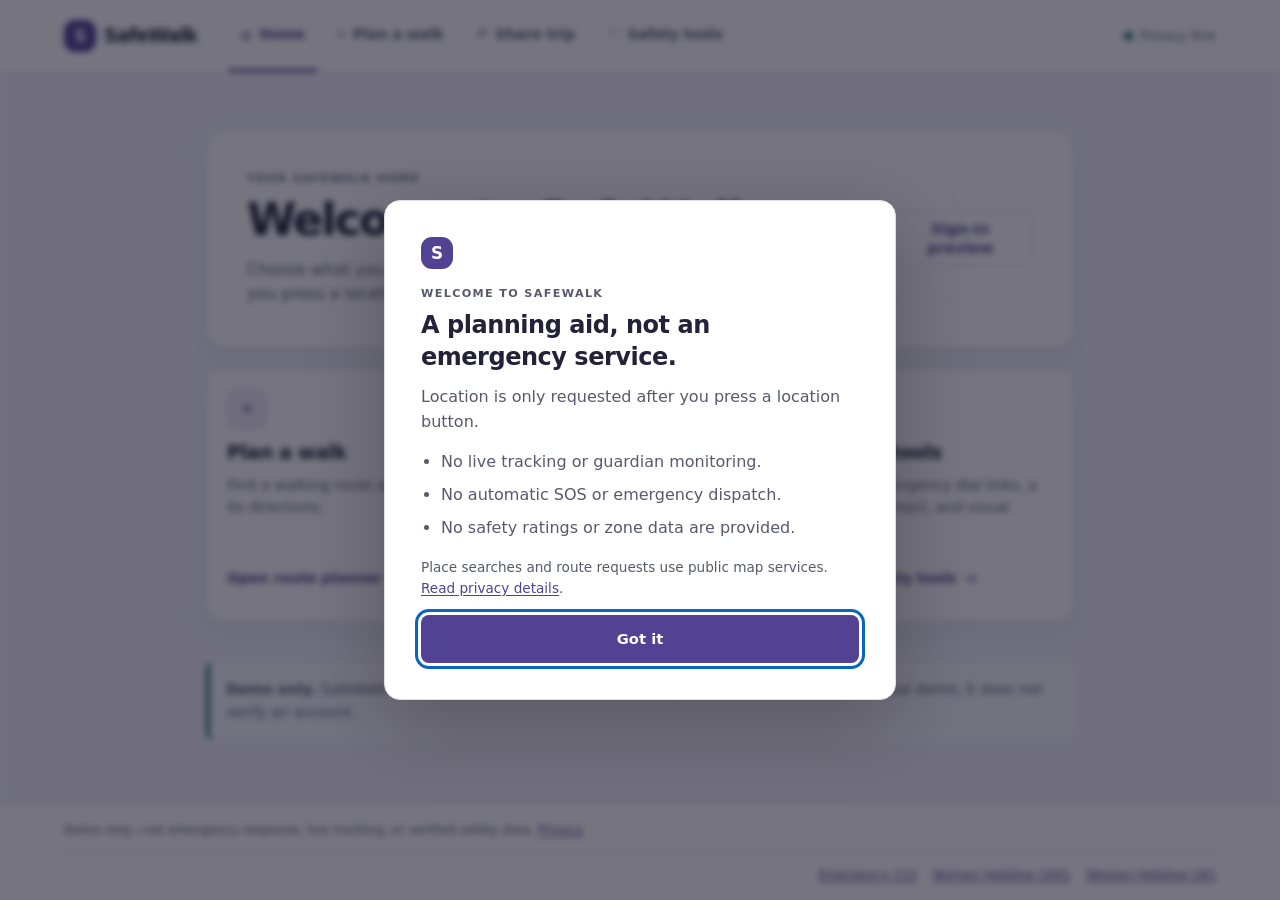
<file: home.html>
<!doctype html>
<html lang="en">
  <head>
    <meta charset="utf-8">
    <meta name="viewport" content="width=device-width, initial-scale=1, viewport-fit=cover">
    <meta name="theme-color" content="#f5f4fb">
    <meta name="description" content="Your SafeWalk home with quick access to route planning, trip sharing, and safety tools.">
    <meta property="og:title" content="Your home | SafeWalk">
    <meta property="og:description" content="Quick access to SafeWalk planning and sharing tools.">
    <meta property="og:type" content="website">
    <link rel="manifest" href="manifest.json">
    <link rel="icon" href="assets/icon.svg" type="image/svg+xml">
    <link rel="stylesheet" href="css/style.css">
    <title>Your home | SafeWalk</title>
    <script defer src="js/utils.js"></script>
    <script defer src="js/app.js"></script>
    <script defer src="js/home.js"></script>
  </head>
  <body>
    <a class="skip-link" href="#main-content">Skip to main content</a>
    <header class="site-header">
      <a class="brand" href="home.html" aria-label="SafeWalk home"><span class="brand-mark" aria-hidden="true">S</span>SafeWalk</a>
      <nav class="primary-nav" aria-label="Main navigation">
        <a class="nav-link" aria-current="page" href="home.html"><span aria-hidden="true">⌂</span> Home</a>
        <a class="nav-link" href="index.html"><span aria-hidden="true">⌖</span> Plan a walk</a>
        <a class="nav-link" href="track.html"><span aria-hidden="true">↗</span> Share trip</a>
        <a class="nav-link" href="safety.html"><span aria-hidden="true">♡</span> Safety tools</a>
      </nav>
      <a class="header-privacy" href="privacy.html"><span class="privacy-dot" aria-hidden="true"></span>Privacy first</a>
    </header>

    <div id="offline-banner" class="offline-banner" role="status" hidden>You’re offline. Your saved trip and local tools remain available; maps and sharing may need a connection.</div>
    <main id="main-content" class="feature-shell home-shell">
      <section class="home-welcome card" aria-labelledby="page-title">
        <div>
          <div class="eyebrow">YOUR SAFEWALK HOME</div>
          <h1 id="page-title">Welcome to SafeWalk.</h1>
          <p class="intro">Choose what you need for your next walk. Location is only requested when you press a location button.</p>
        </div>
        <a class="button button-secondary compact-button" href="login.html">Sign-in preview</a>
      </section>

      <section class="home-actions" aria-label="SafeWalk tools">
        <a class="home-action card" href="index.html">
          <span class="section-icon" aria-hidden="true">⌖</span>
          <h2>Plan a walk</h2>
          <p>Find a walking route and review its directions.</p>
          <span class="home-action-link">Open route planner <span aria-hidden="true">→</span></span>
        </a>
        <a class="home-action card" href="track.html">
          <span class="section-icon" aria-hidden="true">↗</span>
          <h2>Share a trip</h2>
          <p>Choose whether to share saved trip details or your location once.</p>
          <span class="home-action-link">Open trip sharing <span aria-hidden="true">→</span></span>
        </a>
        <a class="home-action card" href="safety.html">
          <span class="section-icon" aria-hidden="true">♡</span>
          <h2>Safety tools</h2>
          <p>Access emergency dial links, a trusted contact, and visual demos.</p>
          <span class="home-action-link">Open safety tools <span aria-hidden="true">→</span></span>
        </a>
      </section>

      <section id="home-saved-trip" class="home-saved-trip card" aria-labelledby="saved-trip-heading" hidden>
        <div>
          <div class="eyebrow">SAVED IN THIS BROWSER</div>
          <h2 id="saved-trip-heading">Your planned trip</h2>
          <p id="home-trip-route" class="muted-copy"></p>
        </div>
        <a class="button button-secondary compact-button" href="track.html">View trip</a>
      </section>

      <aside class="notice"><strong>Demo only.</strong> SafeWalk has no user accounts or emergency-response service. Sign-in is a visual demo; it does not verify an account.</aside>
    </main>

    <footer class="site-footer">
      <p>Demo only—not emergency response, live tracking, or verified safety data. <a href="privacy.html">Privacy</a></p>
      <p class="emergency-links"><a href="tel:112">Emergency 112</a><a href="tel:1091">Women Helpline 1091</a><a href="tel:181">Women Helpline 181</a></p>
    </footer>

    <nav class="mobile-nav" aria-label="Mobile navigation">
      <a aria-current="page" href="home.html"><span aria-hidden="true">⌂</span>Home</a>
      <a href="index.html"><span aria-hidden="true">⌖</span>Plan</a>
      <a href="track.html"><span aria-hidden="true">↗</span>Share</a>
      <a href="safety.html"><span aria-hidden="true">♡</span>Safety</a>
      <a href="privacy.html"><span aria-hidden="true">◉</span>Privacy</a>
    </nav>

    <div id="app-toast" class="toast" role="status" aria-live="polite" aria-atomic="true" hidden></div>
    <dialog id="onboarding-dialog" class="modal">
      <div class="modal-content">
        <span class="brand-mark" aria-hidden="true">S</span>
        <p class="eyebrow">WELCOME TO SAFEWALK</p>
        <h2>A planning aid, not an emergency service.</h2>
        <p>Location is only requested after you press a location button.</p>
        <ul class="onboarding-list"><li>No live tracking or guardian monitoring.</li><li>No automatic SOS or emergency dispatch.</li><li>No safety ratings or zone data are provided.</li></ul>
        <p class="modal-privacy">Place searches and route requests use public map services. <a id="privacy-from-onboarding" href="privacy.html">Read privacy details</a>.</p>
        <button id="dismiss-onboarding" class="button button-primary full-button" type="button">Got it</button>
      </div>
    </dialog>
  </body>
</html>
</file>
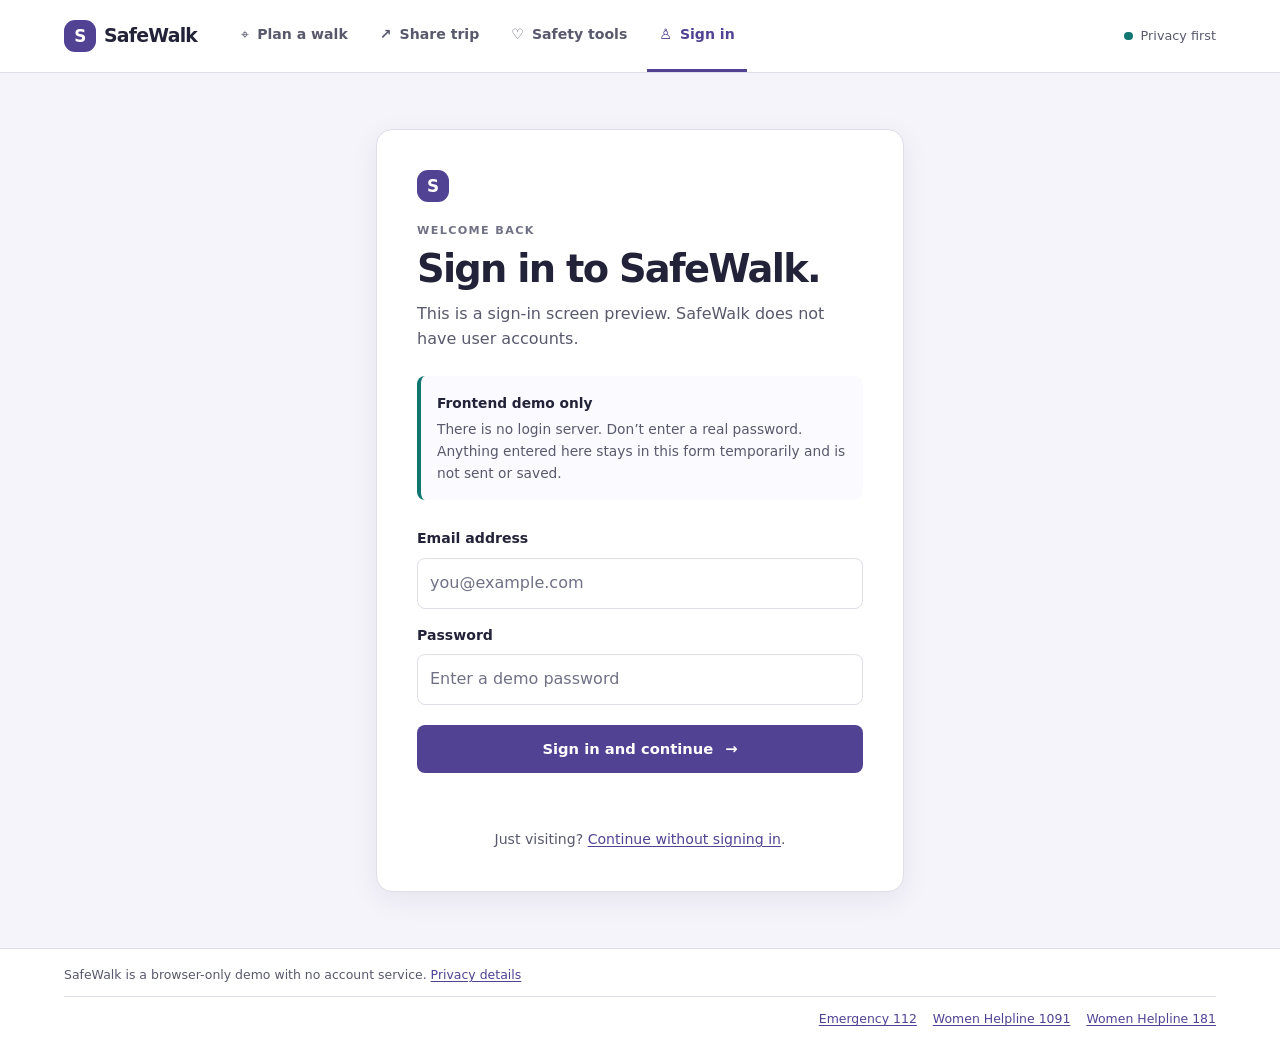
<file: login.html>
<!doctype html>
<html lang="en">
  <head>
    <meta charset="utf-8">
    <meta name="viewport" content="width=device-width, initial-scale=1, viewport-fit=cover">
    <meta name="theme-color" content="#f5f4fb">
    <meta name="description" content="Preview the SafeWalk sign-in page. Account sign-in is not available in this frontend demo.">
    <meta property="og:title" content="Sign in | SafeWalk">
    <meta property="og:description" content="SafeWalk sign-in page preview. No account system or backend is connected.">
    <meta property="og:type" content="website">
    <link rel="manifest" href="manifest.json">
    <link rel="icon" href="assets/icon.svg" type="image/svg+xml">
    <link rel="stylesheet" href="css/style.css">
    <title>Sign in | SafeWalk</title>
    <script defer src="js/login.js"></script>
  </head>
  <body>
    <a class="skip-link" href="#main-content">Skip to main content</a>
    <header class="site-header">
      <a class="brand" href="index.html" aria-label="SafeWalk home"><span class="brand-mark" aria-hidden="true">S</span>SafeWalk</a>
      <nav class="primary-nav" aria-label="Main navigation">
        <a class="nav-link" href="index.html"><span aria-hidden="true">⌖</span> Plan a walk</a>
        <a class="nav-link" href="track.html"><span aria-hidden="true">↗</span> Share trip</a>
        <a class="nav-link" href="safety.html"><span aria-hidden="true">♡</span> Safety tools</a>
        <a class="nav-link" aria-current="page" href="login.html"><span aria-hidden="true">♙</span> Sign in</a>
      </nav>
      <a class="header-privacy" href="privacy.html"><span class="privacy-dot" aria-hidden="true"></span>Privacy first</a>
    </header>

    <div id="offline-banner" class="offline-banner" role="status" hidden>You’re offline. This sign-in preview is available, but SafeWalk has no account service.</div>
    <main id="main-content" class="login-shell">
      <section class="login-card card" aria-labelledby="page-title">
        <span class="brand-mark login-mark" aria-hidden="true">S</span>
        <div class="eyebrow">WELCOME BACK</div>
        <h1 id="page-title">Sign in to SafeWalk.</h1>
        <p class="intro">This is a sign-in screen preview. SafeWalk does not have user accounts.</p>

        <aside class="login-demo-note" aria-label="Sign-in demo limitation">
          <strong>Frontend demo only</strong>
          <p>There is no login server. Don’t enter a real password. Anything entered here stays in this form temporarily and is not sent or saved.</p>
        </aside>

        <form id="login-form" class="login-form" autocomplete="off">
          <label for="login-email">Email address</label>
          <input id="login-email" name="email" type="email" autocomplete="off" inputmode="email" maxlength="254" placeholder="you@example.com" required>

          <label for="login-password">Password</label>
          <input id="login-password" name="password" type="password" autocomplete="off" maxlength="128" placeholder="Enter a demo password" required>

          <button class="button button-primary full-button" type="submit">Sign in and continue <span aria-hidden="true">→</span></button>
        </form>
        <p id="login-status" class="status" role="status" aria-live="polite" aria-atomic="true"></p>
        <p class="login-return">Just visiting? <a href="index.html">Continue without signing in</a>.</p>
      </section>
    </main>

    <footer class="site-footer">
      <p>SafeWalk is a browser-only demo with no account service. <a href="privacy.html">Privacy details</a></p>
      <p class="emergency-links"><a href="tel:112">Emergency 112</a><a href="tel:1091">Women Helpline 1091</a><a href="tel:181">Women Helpline 181</a></p>
    </footer>

    <nav class="mobile-nav" aria-label="Mobile navigation">
      <a href="index.html"><span aria-hidden="true">⌖</span>Plan</a>
      <a href="track.html"><span aria-hidden="true">↗</span>Share</a>
      <a href="safety.html"><span aria-hidden="true">♡</span>Safety</a>
      <a href="privacy.html"><span aria-hidden="true">◉</span>Privacy</a>
      <a aria-current="page" href="login.html"><span aria-hidden="true">♙</span>Sign in</a>
    </nav>

    <script defer src="js/utils.js"></script>
    <script defer src="js/app.js"></script>
  </body>
</html>
</file>
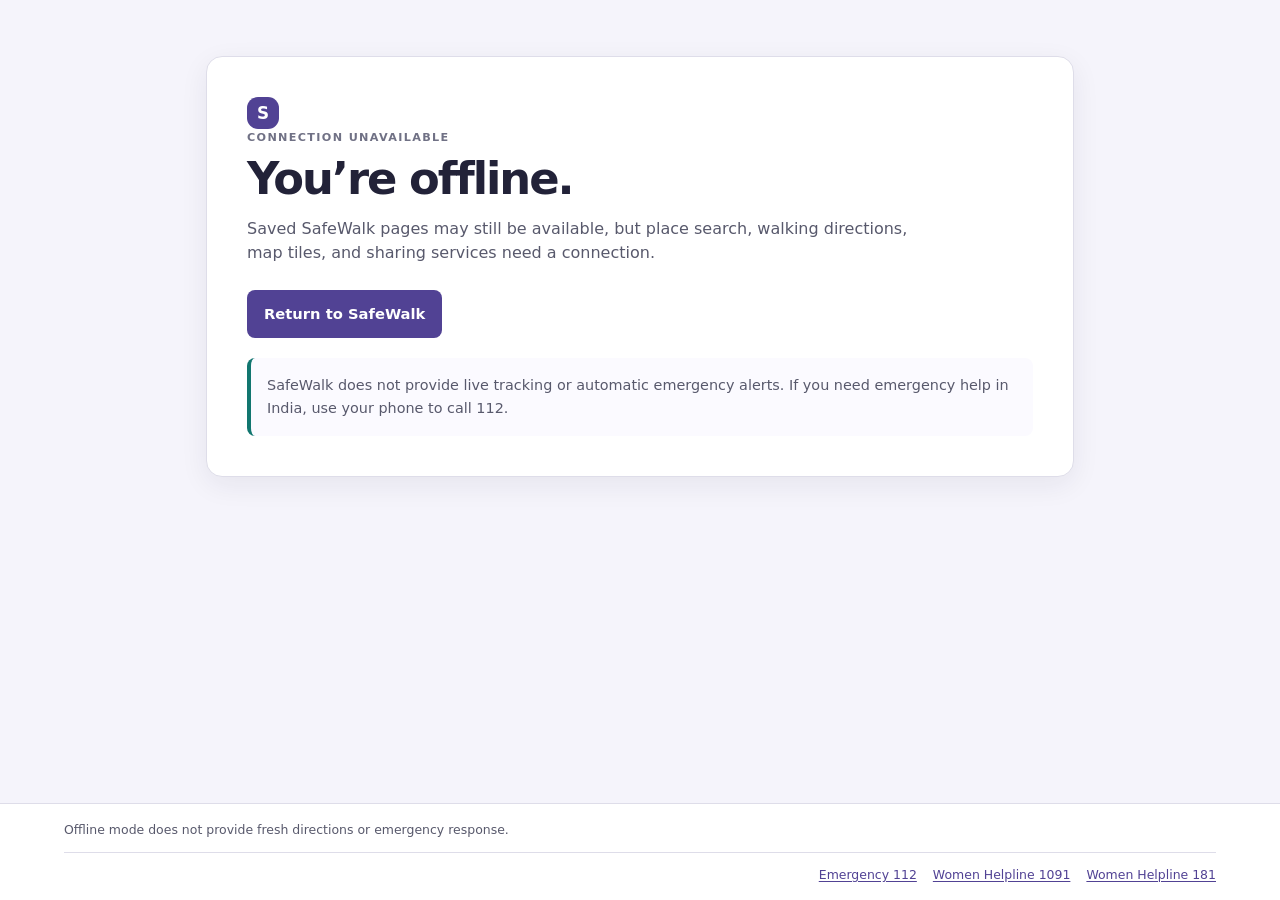
<file: offline.html>
<!doctype html>
<html lang="en">
  <head>
    <meta charset="utf-8">
    <meta name="viewport" content="width=device-width, initial-scale=1, viewport-fit=cover">
    <meta name="theme-color" content="#f5f4fb">
    <title>Offline | SafeWalk</title>
    <link rel="icon" href="assets/icon.svg" type="image/svg+xml">
    <link rel="stylesheet" href="css/style.css">
  </head>
  <body>
    <main class="feature-shell">
      <section class="feature-card card">
        <span class="brand-mark" aria-hidden="true">S</span>
        <p class="eyebrow">CONNECTION UNAVAILABLE</p>
        <h1>You’re offline.</h1>
        <p class="intro">Saved SafeWalk pages may still be available, but place search, walking directions, map tiles, and sharing services need a connection.</p>
        <a class="button button-primary" href="index.html">Return to SafeWalk</a>
        <p class="notice">SafeWalk does not provide live tracking or automatic emergency alerts. If you need emergency help in India, use your phone to call 112.</p>
      </section>
    </main>
    <footer class="site-footer">
      <p>Offline mode does not provide fresh directions or emergency response.</p>
      <p class="emergency-links"><a href="tel:112">Emergency 112</a><a href="tel:1091">Women Helpline 1091</a><a href="tel:181">Women Helpline 181</a></p>
    </footer>
  </body>
</html>
</file>
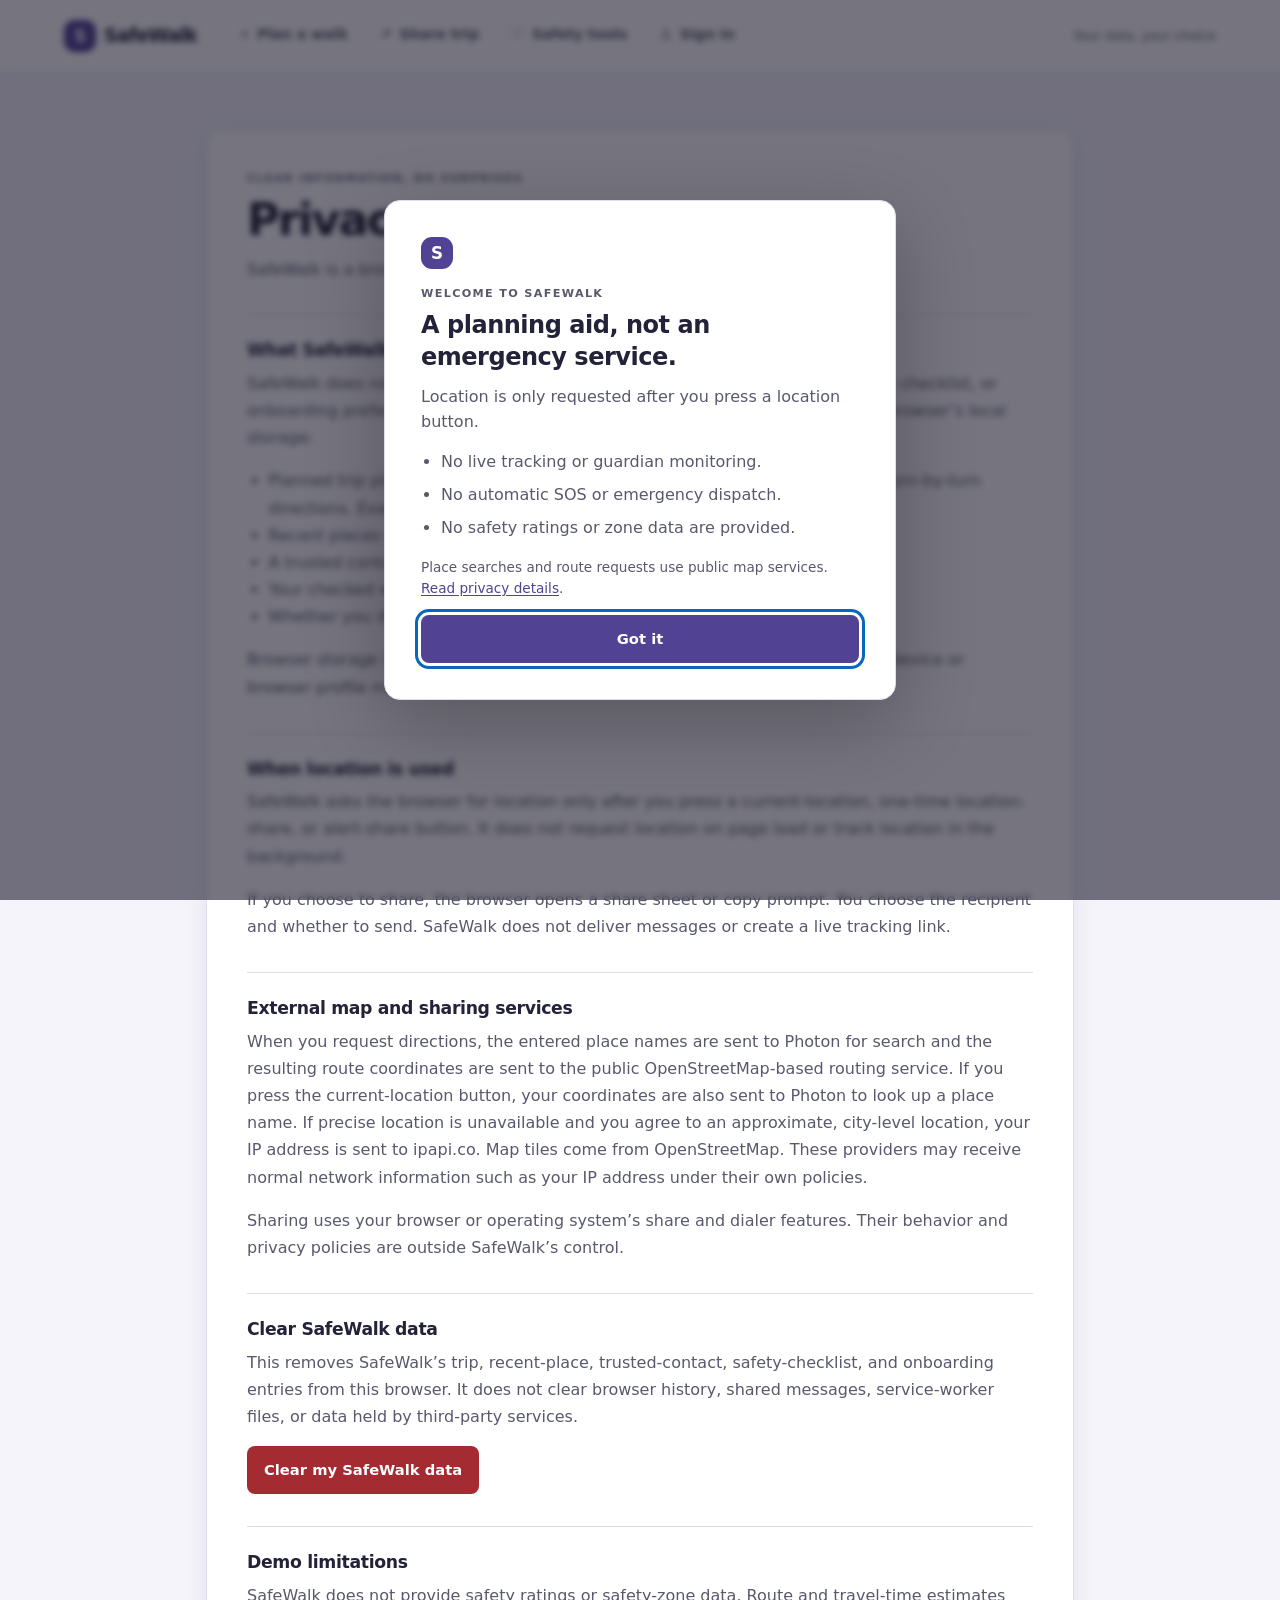
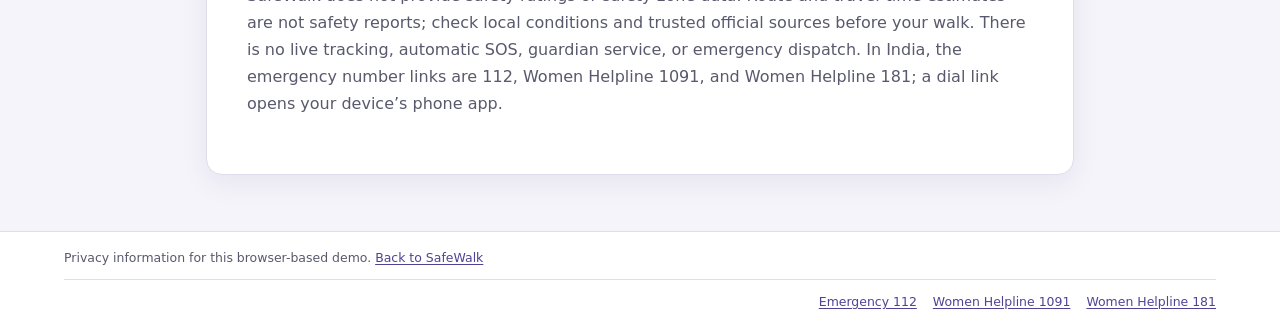
<file: privacy.html>
<!doctype html>
<html lang="en">
  <head>
    <meta charset="utf-8">
    <meta name="viewport" content="width=device-width, initial-scale=1, viewport-fit=cover">
    <meta name="theme-color" content="#f5f4fb">
    <meta name="description" content="SafeWalk privacy information: browser storage, user-triggered location, and third-party map services.">
    <meta property="og:title" content="Privacy | SafeWalk">
    <meta property="og:description" content="Learn what SafeWalk stores locally and when your location is used.">
    <meta property="og:type" content="website">
    <link rel="manifest" href="manifest.json">
    <link rel="icon" href="assets/icon.svg" type="image/svg+xml">
    <link rel="stylesheet" href="css/style.css">
    <title>Privacy | SafeWalk</title>
    <script defer src="js/utils.js"></script>
    <script defer src="js/app.js"></script>
    <script defer src="js/privacy.js"></script>
  </head>
  <body>
    <a class="skip-link" href="#main-content">Skip to main content</a>
    <header class="site-header">
      <a class="brand" href="index.html" aria-label="SafeWalk home"><span class="brand-mark" aria-hidden="true">S</span>SafeWalk</a>
      <nav class="primary-nav" aria-label="Main navigation">
        <a class="nav-link" href="index.html"><span aria-hidden="true">⌖</span> Plan a walk</a>
        <a class="nav-link" href="track.html"><span aria-hidden="true">↗</span> Share trip</a>
        <a class="nav-link" href="safety.html"><span aria-hidden="true">♡</span> Safety tools</a>
        <a class="nav-link" href="login.html"><span aria-hidden="true">♙</span> Sign in</a>
      </nav>
      <span class="header-privacy">Your data, your choice</span>
    </header>

    <main id="main-content" class="feature-shell">
      <article class="feature-card card privacy-page">
        <div class="eyebrow">CLEAR INFORMATION, NO SURPRISES</div>
        <h1 id="page-title">Privacy.</h1>
        <p class="intro">SafeWalk is a browser-only demo. It has no application server or user accounts.</p>

        <section class="privacy-section">
          <h2>What SafeWalk stores</h2>
          <p>SafeWalk does not send your saved trip, trusted contact, recent searches, safety checklist, or onboarding preference to a SafeWalk server. These items may be stored in this browser’s local storage:</p>
          <ul>
            <li>Planned trip place names, search text, distance, walking-time estimate, and turn-by-turn directions. Exact coordinates from a current-location route are not saved.</li>
            <li>Recent places you searched for.</li>
            <li>A trusted contact name and phone number, if you save one.</li>
            <li>Your checked walking safety checklist items, if you use the checklist.</li>
            <li>Whether you dismissed the first-visit explanation.</li>
          </ul>
          <p>Browser storage is not encrypted by SafeWalk. Other people with access to this device or browser profile may be able to view it.</p>
        </section>

        <section class="privacy-section">
          <h2>When location is used</h2>
          <p>SafeWalk asks the browser for location only after you press a current-location, one-time location-share, or alert-share button. It does not request location on page load or track location in the background.</p>
          <p>If you choose to share, the browser opens a share sheet or copy prompt. You choose the recipient and whether to send. SafeWalk does not deliver messages or create a live tracking link.</p>
        </section>

        <section class="privacy-section">
          <h2>External map and sharing services</h2>
          <p>When you request directions, the entered place names are sent to Photon for search and the resulting route coordinates are sent to the public OpenStreetMap-based routing service. If you press the current-location button, your coordinates are also sent to Photon to look up a place name. If precise location is unavailable and you agree to an approximate, city-level location, your IP address is sent to ipapi.co. Map tiles come from OpenStreetMap. These providers may receive normal network information such as your IP address under their own policies.</p>
          <p>Sharing uses your browser or operating system’s share and dialer features. Their behavior and privacy policies are outside SafeWalk’s control.</p>
        </section>

        <section class="privacy-section">
          <h2>Clear SafeWalk data</h2>
          <p>This removes SafeWalk’s trip, recent-place, trusted-contact, safety-checklist, and onboarding entries from this browser. It does not clear browser history, shared messages, service-worker files, or data held by third-party services.</p>
          <button id="clear-data" class="button button-danger" type="button">Clear my SafeWalk data</button>
        </section>

        <section class="privacy-section">
          <h2>Demo limitations</h2>
          <p>SafeWalk does not provide safety ratings or safety-zone data. Route and travel-time estimates are not safety reports; check local conditions and trusted official sources before your walk. There is no live tracking, automatic SOS, guardian service, or emergency dispatch. In India, the emergency number links are 112, Women Helpline 1091, and Women Helpline 181; a dial link opens your device’s phone app.</p>
        </section>
      </article>
    </main>

    <footer class="site-footer">
      <p>Privacy information for this browser-based demo. <a href="index.html">Back to SafeWalk</a></p>
      <p class="emergency-links"><a href="tel:112">Emergency 112</a><a href="tel:1091">Women Helpline 1091</a><a href="tel:181">Women Helpline 181</a></p>
    </footer>
    <nav class="mobile-nav" aria-label="Mobile navigation">
      <a href="index.html"><span aria-hidden="true">⌖</span>Plan</a>
      <a href="track.html"><span aria-hidden="true">↗</span>Share</a>
      <a href="safety.html"><span aria-hidden="true">♡</span>Safety</a>
      <a aria-current="page" href="privacy.html"><span aria-hidden="true">◉</span>Privacy</a>
      <a href="login.html"><span aria-hidden="true">♙</span>Sign in</a>
    </nav>
    <div id="app-toast" class="toast" role="status" aria-live="polite" aria-atomic="true" hidden></div>
    <dialog id="onboarding-dialog" class="modal">
      <div class="modal-content">
        <span class="brand-mark" aria-hidden="true">S</span><p class="eyebrow">WELCOME TO SAFEWALK</p>
        <h2>A planning aid, not an emergency service.</h2>
        <p>Location is only requested after you press a location button.</p>
        <ul class="onboarding-list"><li>No live tracking or guardian monitoring.</li><li>No automatic SOS or emergency dispatch.</li><li>No safety ratings or zone data are provided.</li></ul>
        <p class="modal-privacy">Place searches and route requests use public map services. <a id="privacy-from-onboarding" href="privacy.html">Read privacy details</a>.</p>
        <button id="dismiss-onboarding" class="button button-primary full-button" type="button">Got it</button>
      </div>
    </dialog>
  </body>
</html>
</file>
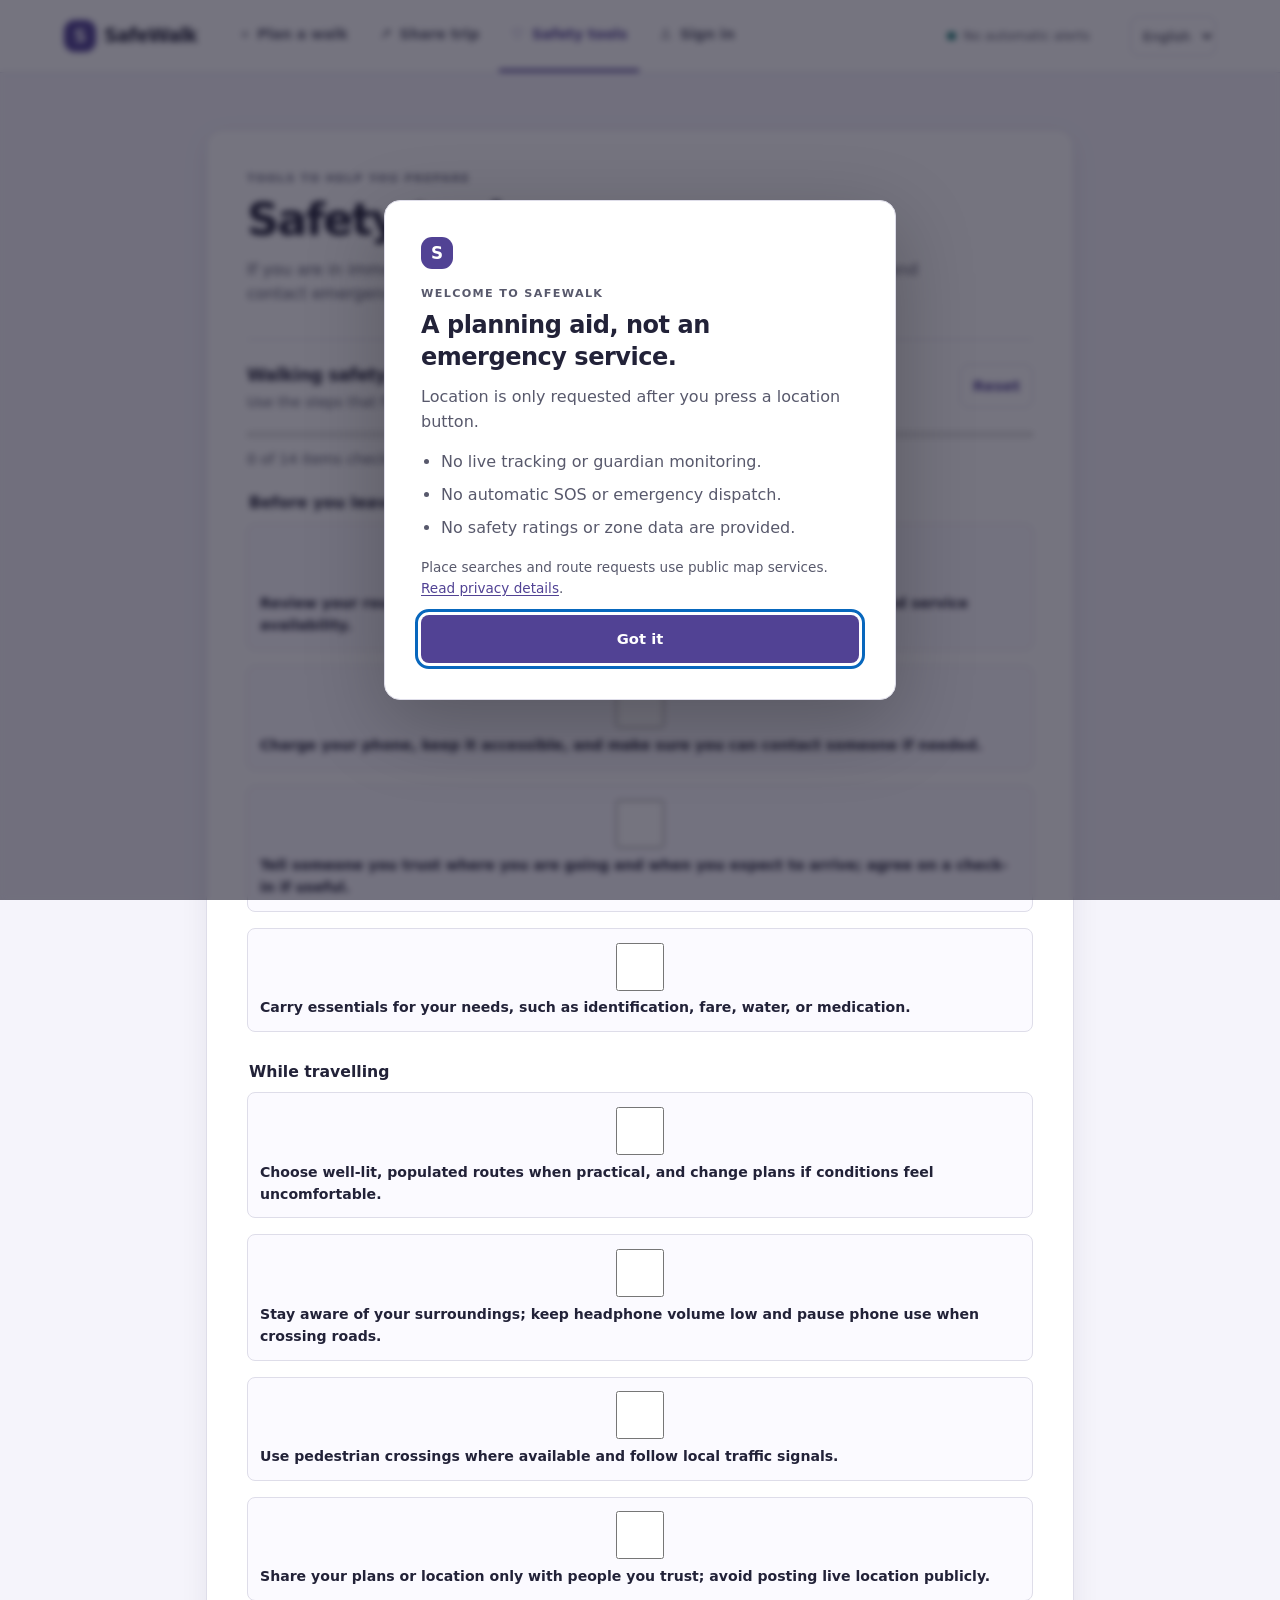
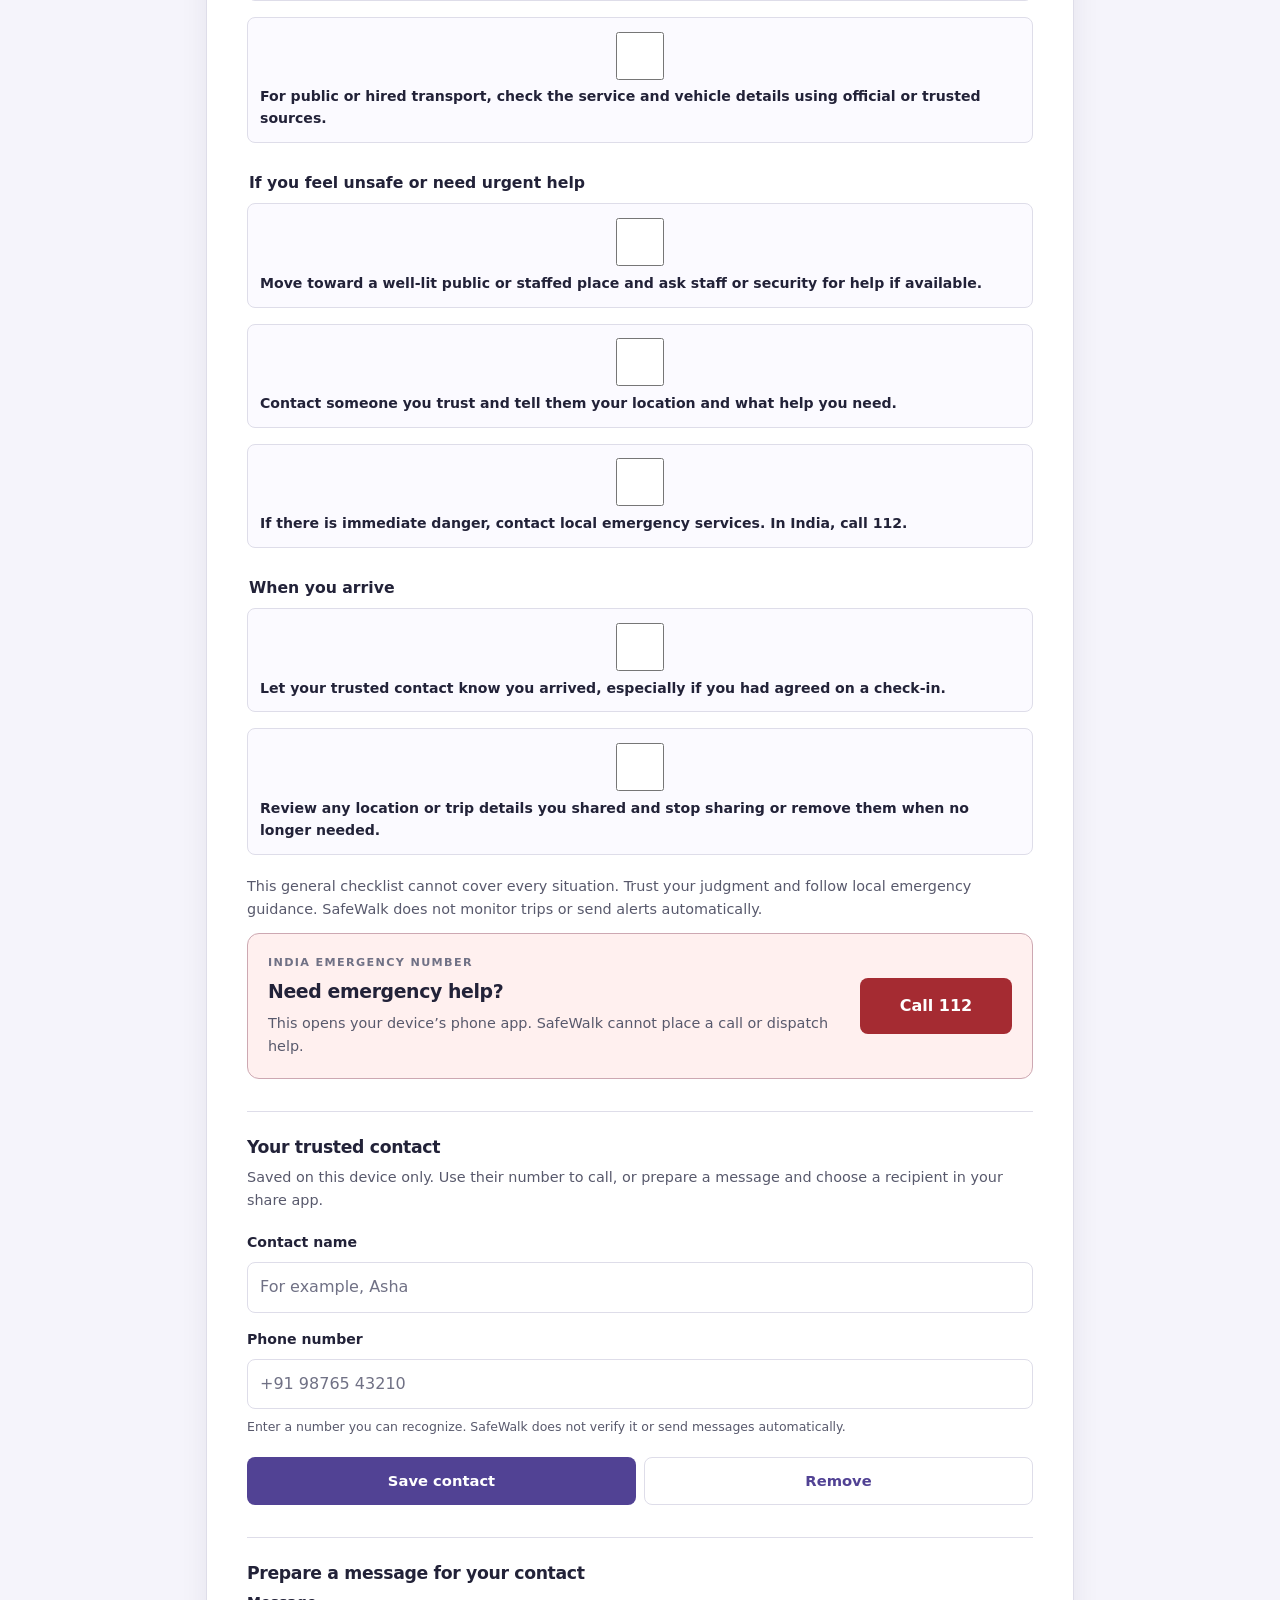
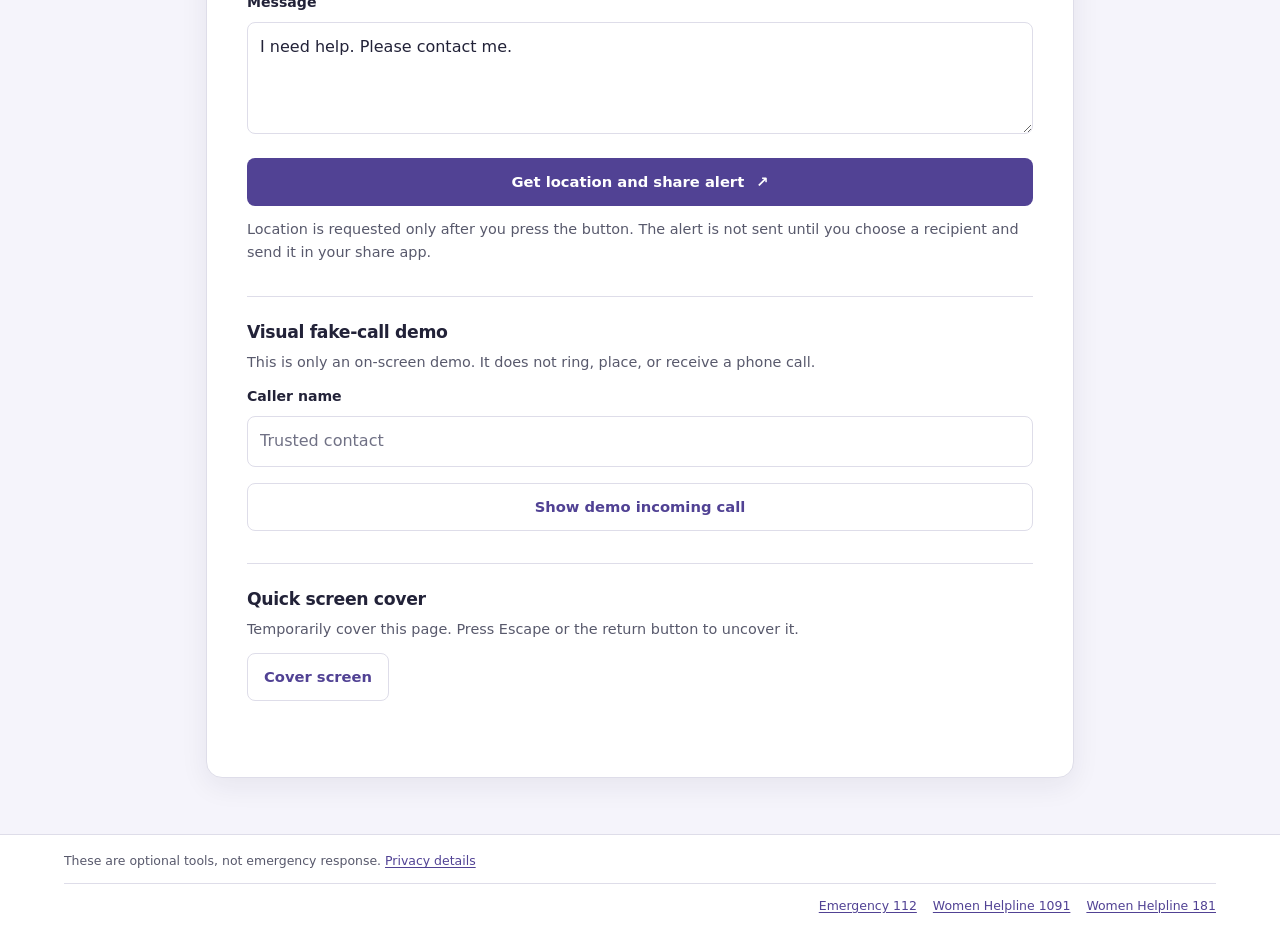
<file: safety.html>
<!doctype html>
<html lang="en">
  <head>
    <meta charset="utf-8">
    <meta name="viewport" content="width=device-width, initial-scale=1, viewport-fit=cover">
    <meta name="theme-color" content="#f5f4fb">
    <meta name="description" content="A practical walking safety checklist, user-triggered sharing, emergency dial links, and clearly labeled safety tools.">
    <meta property="og:title" content="Safety tools | SafeWalk">
    <meta property="og:description" content="Optional safety tools. No automatic alerts or live tracking.">
    <meta property="og:type" content="website">
    <link rel="manifest" href="manifest.json">
    <link rel="icon" href="assets/icon.svg" type="image/svg+xml">
    <link rel="stylesheet" href="css/style.css">
    <title>Safety tools | SafeWalk</title>
    <script defer src="js/utils.js"></script>
    <script defer src="js/i18n.js"></script>
    <script defer src="js/app.js"></script>
    <script defer src="js/share.js"></script>
    <script defer src="js/safety.js"></script>
  </head>
  <body>
    <a class="skip-link" href="#main-content">Skip to main content</a>
    <header class="site-header">
      <a class="brand" href="index.html" aria-label="SafeWalk home"><span class="brand-mark" aria-hidden="true">S</span>SafeWalk</a>
      <nav class="primary-nav" aria-label="Main navigation">
        <a class="nav-link" href="index.html"><span aria-hidden="true">⌖</span> Plan a walk</a>
        <a class="nav-link" href="track.html"><span aria-hidden="true">↗</span> Share trip</a>
        <a class="nav-link" aria-current="page" href="safety.html"><span aria-hidden="true">♡</span> Safety tools</a>
        <a class="nav-link" href="login.html"><span aria-hidden="true">♙</span> Sign in</a>
      </nav>
      <a class="header-privacy" href="privacy.html"><span class="privacy-dot" aria-hidden="true"></span>No automatic alerts</a>
      <label class="language-picker"><span class="sr-only">Select language</span><select id="language-select" aria-label="Select language"><option value="en">English</option><option value="hi">हिन्दी</option></select></label>
    </header>

    <div id="offline-banner" class="offline-banner" role="status" hidden>You’re offline. Emergency dial links and local demos remain available; sharing needs a supported app.</div>
    <main id="main-content" class="feature-shell">
      <section class="feature-card card" aria-labelledby="page-title">
        <div class="eyebrow">TOOLS TO HELP YOU PREPARE</div>
        <h1 id="page-title">Safety tools.</h1>
        <p class="intro">If you are in immediate danger in India, move to a safer public place if possible and contact emergency services.</p>

        <section class="safety-section checklist-section" aria-labelledby="checklist-heading">
          <div class="checklist-header">
            <div>
              <h2 id="checklist-heading">Walking safety checklist</h2>
              <p>Use the steps that fit your plans. Progress is saved on this device.</p>
            </div>
            <button id="reset-safety-checklist" class="button button-secondary compact-button" type="button">Reset</button>
          </div>
          <progress id="safety-checklist-progress" class="checklist-progress" max="14" value="0" aria-label="Safety checklist progress"></progress>
          <p id="safety-checklist-status" class="field-help" role="status" aria-live="polite">0 of 14 items checked. This checklist is general guidance, not a guarantee of safety.</p>

          <fieldset class="checklist-group">
            <legend>Before you leave</legend>
            <label class="checklist-item"><input type="checkbox" data-safety-check="route"><span>Review your route and travel time; check local conditions, weather, daylight, and service availability.</span></label>
            <label class="checklist-item"><input type="checkbox" data-safety-check="phone"><span>Charge your phone, keep it accessible, and make sure you can contact someone if needed.</span></label>
            <label class="checklist-item"><input type="checkbox" data-safety-check="contact"><span>Tell someone you trust where you are going and when you expect to arrive; agree on a check-in if useful.</span></label>
            <label class="checklist-item"><input type="checkbox" data-safety-check="essentials"><span>Carry essentials for your needs, such as identification, fare, water, or medication.</span></label>
          </fieldset>

          <fieldset class="checklist-group">
            <legend>While travelling</legend>
            <label class="checklist-item"><input type="checkbox" data-safety-check="route-choice"><span>Choose well-lit, populated routes when practical, and change plans if conditions feel uncomfortable.</span></label>
            <label class="checklist-item"><input type="checkbox" data-safety-check="awareness"><span>Stay aware of your surroundings; keep headphone volume low and pause phone use when crossing roads.</span></label>
            <label class="checklist-item"><input type="checkbox" data-safety-check="traffic"><span>Use pedestrian crossings where available and follow local traffic signals.</span></label>
            <label class="checklist-item"><input type="checkbox" data-safety-check="sharing"><span>Share your plans or location only with people you trust; avoid posting live location publicly.</span></label>
            <label class="checklist-item"><input type="checkbox" data-safety-check="transport"><span>For public or hired transport, check the service and vehicle details using official or trusted sources.</span></label>
          </fieldset>

          <fieldset class="checklist-group">
            <legend>If you feel unsafe or need urgent help</legend>
            <label class="checklist-item"><input type="checkbox" data-safety-check="public-place"><span>Move toward a well-lit public or staffed place and ask staff or security for help if available.</span></label>
            <label class="checklist-item"><input type="checkbox" data-safety-check="trusted-help"><span>Contact someone you trust and tell them your location and what help you need.</span></label>
            <label class="checklist-item"><input type="checkbox" data-safety-check="emergency"><span>If there is immediate danger, contact local emergency services. In India, call 112.</span></label>
          </fieldset>

          <fieldset class="checklist-group">
            <legend>When you arrive</legend>
            <label class="checklist-item"><input type="checkbox" data-safety-check="arrival"><span>Let your trusted contact know you arrived, especially if you had agreed on a check-in.</span></label>
            <label class="checklist-item"><input type="checkbox" data-safety-check="sharing-end"><span>Review any location or trip details you shared and stop sharing or remove them when no longer needed.</span></label>
          </fieldset>
          <p class="disclaimer">This general checklist cannot cover every situation. Trust your judgment and follow local emergency guidance. SafeWalk does not monitor trips or send alerts automatically.</p>
        </section>

        <section class="emergency-card" aria-labelledby="emergency-heading">
          <div>
            <span class="eyebrow">INDIA EMERGENCY NUMBER</span>
            <h2 id="emergency-heading">Need emergency help?</h2>
            <p>This opens your device’s phone app. SafeWalk cannot place a call or dispatch help.</p>
          </div>
          <a class="button button-danger emergency-button" href="tel:112">Call 112</a>
        </section>

        <section class="safety-section" aria-labelledby="contact-heading">
          <h2 id="contact-heading">Your trusted contact</h2>
          <p>Saved on this device only. Use their number to call, or prepare a message and choose a recipient in your share app.</p>
          <form id="contact-form" class="stack-form">
            <label for="contact-name">Contact name</label>
            <input id="contact-name" name="name" type="text" autocomplete="name" maxlength="60" placeholder="For example, Asha">
            <label for="contact-phone">Phone number</label>
            <input id="contact-phone" name="phone" type="tel" autocomplete="tel" inputmode="tel" maxlength="24" placeholder="+91 98765 43210" aria-describedby="phone-help">
            <p id="phone-help" class="field-help">Enter a number you can recognize. SafeWalk does not verify it or send messages automatically.</p>
            <div class="button-row">
              <button class="button button-primary" type="submit">Save contact</button>
              <button id="remove-contact" class="button button-secondary" type="button">Remove</button>
            </div>
          </form>
          <div id="saved-contact" class="saved-contact" hidden>
            <span><strong id="saved-contact-name" data-no-translate></strong><small id="saved-contact-number" data-no-translate></small></span>
            <a id="call-contact" class="button button-secondary" href="#">Call contact</a>
          </div>
        </section>

        <section class="safety-section" aria-labelledby="alert-heading">
          <h2 id="alert-heading">Prepare a message for your contact</h2>
          <label for="alert-message">Message</label>
          <textarea id="alert-message" rows="3" maxlength="500">I need help. Please contact me.</textarea>
          <button id="share-alert" class="button button-primary full-button" type="button">Get location and share alert <span aria-hidden="true">↗</span></button>
          <p class="disclaimer">Location is requested only after you press the button. The alert is not sent until you choose a recipient and send it in your share app.</p>
        </section>

        <section class="safety-section" aria-labelledby="fake-call-heading">
          <h2 id="fake-call-heading">Visual fake-call demo</h2>
          <p>This is only an on-screen demo. It does not ring, place, or receive a phone call.</p>
          <label for="caller-name">Caller name</label>
          <input id="caller-name" type="text" maxlength="60" placeholder="Trusted contact" autocomplete="off">
          <button id="fake-call" class="button button-secondary full-button" type="button">Show demo incoming call</button>
        </section>

        <section class="safety-section" aria-labelledby="cloak-heading">
          <h2 id="cloak-heading">Quick screen cover</h2>
          <p>Temporarily cover this page. Press Escape or the return button to uncover it.</p>
          <button id="cloak-screen" class="button button-secondary" type="button">Cover screen</button>
        </section>
        <p id="safety-status" class="status" role="status" aria-live="polite"></p>
      </section>
    </main>

    <footer class="site-footer">
      <p>These are optional tools, not emergency response. <a href="privacy.html">Privacy details</a></p>
      <p class="emergency-links"><a href="tel:112">Emergency 112</a><a href="tel:1091">Women Helpline 1091</a><a href="tel:181">Women Helpline 181</a></p>
    </footer>
    <nav class="mobile-nav" aria-label="Mobile navigation">
      <a href="index.html"><span aria-hidden="true">⌖</span>Plan</a>
      <a href="track.html"><span aria-hidden="true">↗</span>Share</a>
      <a aria-current="page" href="safety.html"><span aria-hidden="true">♡</span>Safety</a>
      <a href="privacy.html"><span aria-hidden="true">◉</span>Privacy</a>
      <a href="login.html"><span aria-hidden="true">♙</span>Sign in</a>
    </nav>
    <div id="app-toast" class="toast" role="status" aria-live="polite" aria-atomic="true" hidden></div>
    <dialog id="onboarding-dialog" class="modal">
      <div class="modal-content">
        <span class="brand-mark" aria-hidden="true">S</span><p class="eyebrow">WELCOME TO SAFEWALK</p>
        <h2>A planning aid, not an emergency service.</h2>
        <p>Location is only requested after you press a location button.</p>
        <ul class="onboarding-list"><li>No live tracking or guardian monitoring.</li><li>No automatic SOS or emergency dispatch.</li><li>No safety ratings or zone data are provided.</li></ul>
        <p class="modal-privacy">Place searches and route requests use public map services. <a id="privacy-from-onboarding" href="privacy.html">Read privacy details</a>.</p>
        <button id="dismiss-onboarding" class="button button-primary full-button" type="button">Got it</button>
      </div>
    </dialog>

    <section id="fake-call-overlay" class="modal-overlay" role="dialog" aria-modal="true" aria-labelledby="call-title" hidden>
      <div class="call-screen">
        <span class="call-demo-badge">VISUAL DEMO · NO PHONE CALL</span>
        <div class="caller-orbit" aria-hidden="true"><span>♡</span></div>
        <p class="call-label">Incoming call</p>
        <h2 id="call-title" data-no-translate>Caller</h2>
        <p id="call-disclaimer">No call is being placed or received.</p>
        <button id="close-fake-call" class="button button-danger" type="button">Close demo</button>
      </div>
    </section>

    <section id="cover-overlay" class="cover-overlay" hidden>
      <div class="cover-card">
        <span class="eyebrow">SAFEWALK SCREEN COVER</span><h2>Notes</h2><p>Screen cover is on.</p>
        <button id="uncover-screen" class="button button-secondary" type="button">Return to SafeWalk</button>
      </div>
    </section>
  </body>
</html>
</file>
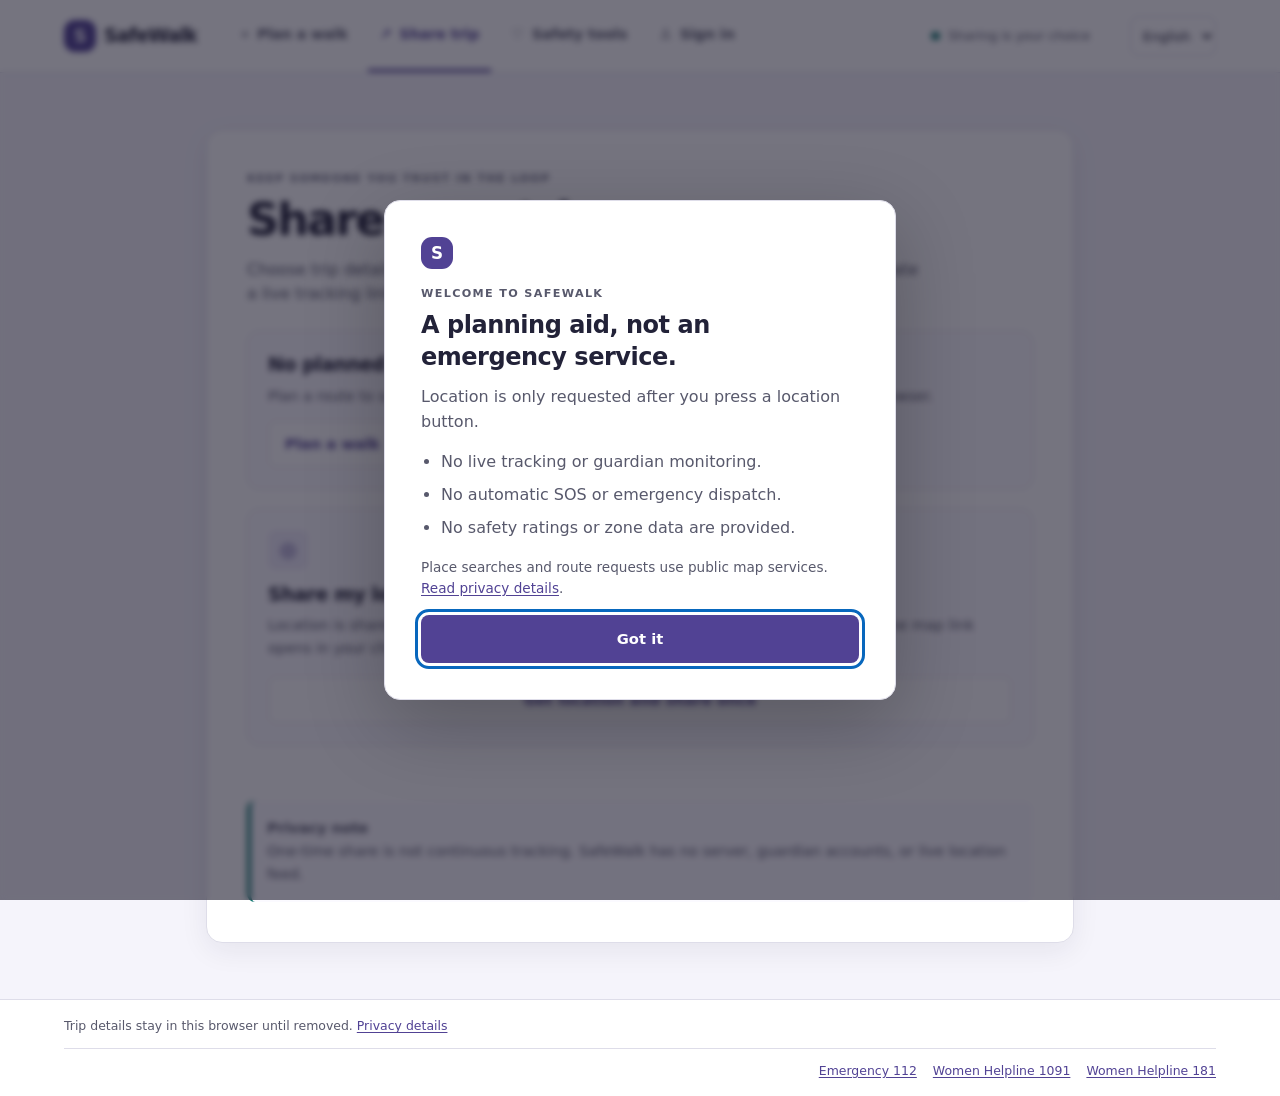
<file: track.html>
<!doctype html>
<html lang="en">
  <head>
    <meta charset="utf-8">
    <meta name="viewport" content="width=device-width, initial-scale=1, viewport-fit=cover">
    <meta name="theme-color" content="#f5f4fb">
    <meta name="description" content="Review and intentionally share trip details or a one-time location link. No live tracking.">
    <meta property="og:title" content="Share your trip | SafeWalk">
    <meta property="og:description" content="Choose whether to share trip details or a one-time location link.">
    <meta property="og:type" content="website">
    <link rel="manifest" href="manifest.json">
    <link rel="icon" href="assets/icon.svg" type="image/svg+xml">
    <link rel="stylesheet" href="css/style.css">
    <title>Share your trip | SafeWalk</title>
    <script defer src="js/utils.js"></script>
    <script defer src="js/i18n.js"></script>
    <script defer src="js/app.js"></script>
    <script defer src="js/share.js"></script>
    <script defer src="js/track.js"></script>
    <script defer src="js/export.js"></script>
  </head>
  <body>
    <a class="skip-link" href="#main-content">Skip to main content</a>
    <header class="site-header">
      <a class="brand" href="index.html" aria-label="SafeWalk home"><span class="brand-mark" aria-hidden="true">S</span>SafeWalk</a>
      <nav class="primary-nav" aria-label="Main navigation">
        <a class="nav-link" href="index.html"><span aria-hidden="true">⌖</span> Plan a walk</a>
        <a class="nav-link" aria-current="page" href="track.html"><span aria-hidden="true">↗</span> Share trip</a>
        <a class="nav-link" href="safety.html"><span aria-hidden="true">♡</span> Safety tools</a>
        <a class="nav-link" href="login.html"><span aria-hidden="true">♙</span> Sign in</a>
      </nav>
      <a class="header-privacy" href="privacy.html"><span class="privacy-dot" aria-hidden="true"></span>Sharing is your choice</a>
      <label class="language-picker"><span class="sr-only">Select language</span><select id="language-select" aria-label="Select language"><option value="en">English</option><option value="hi">हिन्दी</option></select></label>
    </header>

    <div id="offline-banner" class="offline-banner" role="status" hidden>You’re offline. Saved trip details are available; sharing and location links may require a connection.</div>
    <main id="main-content" class="feature-shell">
      <section class="feature-card card" aria-labelledby="page-title">
        <div class="eyebrow">KEEP SOMEONE YOU TRUST IN THE LOOP</div>
        <h1 id="page-title">Share your trip.</h1>
        <p class="intro">Choose trip details or a separate one-time location share. SafeWalk does not create a live tracking link.</p>

        <section id="trip-details" class="trip-details card-inset" aria-labelledby="trip-route" hidden>
          <div class="result-heading">
            <div><span class="eyebrow">SAVED IN THIS BROWSER</span><h2 id="trip-route" data-no-translate></h2></div>
            <span class="demo-pill">PRIVATE</span>
          </div>
          <div class="metrics-row">
            <div class="metric"><span class="metric-label">Distance</span><strong id="trip-distance" data-no-translate>—</strong></div>
            <div class="metric"><span class="metric-label">Walk estimate (4.8 km/h)</span><strong id="trip-duration" data-no-translate>—</strong></div>
          </div>
          <p id="trip-time" class="muted-copy" data-no-translate></p>
          <p id="trip-estimate-note" class="muted-copy">Walk estimate assumes a steady 4.8 km/h; actual time varies with pace, crossings, terrain, and stops.</p>
          <section class="directions" aria-labelledby="trip-directions-heading">
            <h3 id="trip-directions-heading">Turn-by-turn directions</h3>
            <ol id="trip-steps" class="route-steps" data-no-translate></ol>
          </section>
          <div class="button-row route-export-actions">
            <button class="button button-secondary" type="button" data-copy-route="#trip-details">Copy directions</button>
            <button class="button button-secondary" type="button" data-print-route="#trip-details">Print directions</button>
          </div>
          <a id="edit-saved-route" class="button button-secondary full-button" href="index.html?editTrip=1">Edit or reopen this route</a>
          <button id="share-trip" class="button button-primary full-button" type="button">Share trip details <span aria-hidden="true">↗</span></button>
          <button id="stop-trip" class="button button-secondary full-button" type="button">Remove saved trip</button>
        </section>

        <div id="no-trip" class="empty-state card-inset">
          <h2>No planned trip yet</h2>
          <p>Plan a route to save its start, destination, distance, and estimated walk time in this browser.</p>
          <a class="button button-secondary" href="index.html">Plan a walk <span aria-hidden="true">→</span></a>
        </div>

        <section class="location-share card-inset" aria-labelledby="location-heading">
          <div class="section-icon" aria-hidden="true">◎</div>
          <h2 id="location-heading">Share my location once</h2>
          <p>Location is shared only when you press the button. After browser permission, a one-time map link opens in your chosen sharing app.</p>
          <button id="share-location" class="button button-secondary full-button" type="button">Get location and share once</button>
        </section>

        <p id="track-status" class="status" role="status" aria-live="polite"></p>
        <aside class="notice"><strong>Privacy note</strong><br>One-time share is not continuous tracking. SafeWalk has no server, guardian accounts, or live location feed.</aside>
      </section>
    </main>

    <footer class="site-footer">
      <p>Trip details stay in this browser until removed. <a href="privacy.html">Privacy details</a></p>
      <p class="emergency-links"><a href="tel:112">Emergency 112</a><a href="tel:1091">Women Helpline 1091</a><a href="tel:181">Women Helpline 181</a></p>
    </footer>
    <nav class="mobile-nav" aria-label="Mobile navigation">
      <a href="index.html"><span aria-hidden="true">⌖</span>Plan</a>
      <a aria-current="page" href="track.html"><span aria-hidden="true">↗</span>Share</a>
      <a href="safety.html"><span aria-hidden="true">♡</span>Safety</a>
      <a href="privacy.html"><span aria-hidden="true">◉</span>Privacy</a>
      <a href="login.html"><span aria-hidden="true">♙</span>Sign in</a>
    </nav>
    <div id="app-toast" class="toast" role="status" aria-live="polite" aria-atomic="true" hidden></div>
    <dialog id="onboarding-dialog" class="modal">
      <div class="modal-content">
        <span class="brand-mark" aria-hidden="true">S</span><p class="eyebrow">WELCOME TO SAFEWALK</p>
        <h2>A planning aid, not an emergency service.</h2>
        <p>Location is only requested after you press a location button.</p>
        <ul class="onboarding-list"><li>No live tracking or guardian monitoring.</li><li>No automatic SOS or emergency dispatch.</li><li>No safety ratings or zone data are provided.</li></ul>
        <p class="modal-privacy">Place searches and route requests use public map services. <a id="privacy-from-onboarding" href="privacy.html">Read privacy details</a>.</p>
        <button id="dismiss-onboarding" class="button button-primary full-button" type="button">Got it</button>
      </div>
    </dialog>
  </body>
</html>
</file>
<file: css/style.css>
:root {
  color-scheme: light dark;
  font-family: Inter, ui-sans-serif, system-ui, -apple-system, BlinkMacSystemFont, "Segoe UI", sans-serif;
  font-synthesis: none;
  text-rendering: optimizeLegibility;
  -webkit-font-smoothing: antialiased;
  -moz-osx-font-smoothing: grayscale;
  --space-1: .25rem;
  --space-2: .5rem;
  --space-3: .75rem;
  --space-4: 1rem;
  --space-5: 1.25rem;
  --space-6: 1.5rem;
  --space-8: 2rem;
  --space-10: 2.5rem;
  --radius-sm: .5rem;
  --radius-md: .75rem;
  --radius-lg: 1rem;
  --radius-xl: 1.25rem;
  --shadow-card: 0 8px 28px rgb(34 31 62 / 7%);
  --primary: #514294;
  --primary-hover: #423477;
  --button-primary: #514294;
  --button-primary-hover: #423477;
  --primary-soft: #eeebfa;
  --on-primary-soft: #34256d;
  --accent: #11766f;
  --danger: #a52b32;
  --danger-hover: #852129;
  --button-danger: #a52b32;
  --button-danger-hover: #852129;
  --danger-soft: #fff0ef;
  --text: #222238;
  --muted: #58596c;
  --subtle: #707185;
  --surface: #fff;
  --surface-raised: #fbfaff;
  --page: #f5f4fb;
  --line: #dedde9;
  --focus: #0867bd;
}

* { box-sizing: border-box; }

html { min-width: 320px; min-height: 100%; scroll-behavior: smooth; }
body { display: flex; min-width: 320px; min-height: 100vh; min-height: 100svh; flex-direction: column; margin: 0; padding-bottom: env(safe-area-inset-bottom); color: var(--text); background: var(--page); font-size: 1rem; line-height: 1.55; }
button, input, textarea { font: inherit; }
button, a { -webkit-tap-highlight-color: transparent; }
button { color: inherit; }
a { color: var(--primary); text-underline-offset: .15em; }
a:hover { color: var(--primary-hover); }
img, svg { max-width: 100%; }
h1, h2, h3, p { margin-top: 0; }
h1 { margin-bottom: var(--space-3); font-size: clamp(2rem, 5vw, 2.8rem); line-height: 1.12; letter-spacing: -.045em; }
h2 { font-size: 1.2rem; line-height: 1.3; letter-spacing: -.02em; }
[hidden] { display: none !important; }

:focus-visible { outline: 3px solid var(--focus); outline-offset: 3px; }
.skip-link { position: fixed; z-index: 2000; top: var(--space-2); left: var(--space-2); padding: var(--space-3) var(--space-4); transform: translateY(-160%); border-radius: var(--radius-sm); color: #fff; background: var(--primary); }
.skip-link:focus { transform: translateY(0); }

.site-header { position: sticky; z-index: 50; top: 0; display: flex; min-height: 4.5rem; align-items: center; gap: var(--space-8); padding: 0 clamp(1rem, 5vw, 5.5rem); border-bottom: 1px solid var(--line); background: var(--surface); }
.language-picker { display: inline-flex; min-height: 44px; align-items: center; margin-left: var(--space-2); }
.language-picker select { min-height: 40px; padding: 0 var(--space-2); border: 1px solid var(--line); border-radius: var(--radius-sm); color: var(--text); background: var(--surface); font: inherit; font-size: .82rem; }
.sr-only { position: absolute; width: 1px; height: 1px; padding: 0; overflow: hidden; clip: rect(0, 0, 0, 0); white-space: nowrap; border: 0; }
.brand { display: inline-flex; min-height: 44px; align-items: center; gap: var(--space-2); color: var(--text); font-size: 1.18rem; font-weight: 800; letter-spacing: -.04em; text-decoration: none; }
.brand:hover { color: var(--text); }
.brand-mark { display: inline-grid; width: 2rem; height: 2rem; flex: 0 0 auto; place-items: center; border-radius: 11px; color: #fff; background: var(--primary); font-size: 1.05rem; font-weight: 800; }
.primary-nav { display: flex; height: 4.5rem; align-items: stretch; gap: var(--space-2); }
.nav-link { display: inline-flex; min-height: 44px; align-items: center; gap: var(--space-2); padding: 0 var(--space-3); border-bottom: 3px solid transparent; color: var(--muted); font-size: .88rem; font-weight: 600; text-decoration: none; transition: color 180ms ease, border-color 180ms ease; }
.nav-link[aria-current="page"] { border-color: var(--primary); color: var(--primary); }
.header-privacy { display: inline-flex; min-height: 44px; align-items: center; gap: var(--space-2); margin-left: auto; color: var(--muted); font-size: .8rem; text-decoration: none; }
.privacy-dot { width: .55rem; height: .55rem; border-radius: 50%; background: var(--accent); }
.offline-banner { padding: var(--space-3) var(--space-4); color: var(--text); background: #fff2cc; text-align: center; font-size: .88rem; }

.app-shell { display: grid; width: min(100%, 1440px); min-height: 0; flex: 1 0 auto; grid-template-columns: minmax(320px, 430px) minmax(0, 1fr); align-items: start; gap: clamp(1.5rem, 4vw, 3.5rem); margin: 0 auto; padding: clamp(1.5rem, 5vw, 3.5rem) clamp(1rem, 5vw, 5.5rem); }
.planner { padding: var(--space-2) 0; }
.eyebrow { display: block; margin-bottom: var(--space-2); color: var(--subtle); font-size: .7rem; font-weight: 750; letter-spacing: .12em; }
.intro { margin-bottom: var(--space-6); color: var(--muted); font-size: 1rem; }
.route-form { position: relative; }
.route-form label, .stack-form label, .safety-section label { display: block; margin: 0 0 var(--space-2); color: var(--text); font-size: .88rem; font-weight: 700; }
.input-wrap { display: flex; min-height: 3rem; align-items: center; padding: 0 var(--space-3); border: 1px solid var(--line); border-radius: var(--radius-sm); background: var(--surface); transition: border-color 180ms ease, box-shadow 180ms ease; }
.input-wrap:focus-within { border-color: var(--primary); box-shadow: 0 0 0 3px color-mix(in srgb, var(--primary) 16%, transparent); }
.input-wrap input { width: 100%; min-width: 0; min-height: 2.8rem; border: 0; outline: 0; color: var(--text); background: transparent; font-size: .92rem; }
.input-wrap input::placeholder, input::placeholder, textarea::placeholder { color: var(--subtle); opacity: 1; }
.field-dot { width: .65rem; height: .65rem; flex: 0 0 auto; margin-right: var(--space-3); border: 2px solid var(--accent); border-radius: 50%; }
.destination-dot { border-color: var(--danger); }
.text-button { min-height: 44px; padding: var(--space-2) 0; border: 0; color: var(--primary); background: transparent; font-size: .88rem; font-weight: 650; text-align: left; cursor: pointer; }
.text-button:hover { text-decoration: underline; }
.location-button { margin: var(--space-1) 0 var(--space-3) var(--space-5); }
.route-connector { position: absolute; top: 5rem; left: 1.29rem; height: 2.5rem; border-left: 1px dashed var(--line); }

.button { display: inline-flex; min-height: 48px; align-items: center; justify-content: center; gap: var(--space-3); padding: var(--space-3) var(--space-4); border: 1px solid transparent; border-radius: var(--radius-sm); font-size: .92rem; font-weight: 700; line-height: 1.25; text-align: center; text-decoration: none; cursor: pointer; transition: background-color 180ms ease, border-color 180ms ease, color 180ms ease, transform 180ms ease; }
.button:hover { transform: translateY(-1px); }
.button:disabled { transform: none; cursor: wait; opacity: .7; }
.button-primary { color: #fff; background: var(--button-primary); }
.button-primary:hover { color: #fff; background: var(--button-primary-hover); }
.button-secondary { border-color: var(--line); color: var(--primary); background: var(--surface); }
.button-secondary:hover { border-color: var(--primary); color: var(--primary-hover); background: var(--primary-soft); }
.button-danger { color: #fff; background: var(--button-danger); }
.button-danger:hover { color: #fff; background: var(--button-danger-hover); }
.full-button { display: flex; width: 100%; margin-top: var(--space-4); }
.compact-button { min-height: 44px; padding: var(--space-2) var(--space-3); }
.status { min-height: 1.5rem; margin: var(--space-3) 0 0; color: var(--muted); font-size: .84rem; line-height: 1.5; }
.status.error { color: var(--danger); }

.card { border: 1px solid var(--line); border-radius: var(--radius-lg); background: var(--surface); box-shadow: var(--shadow-card); }
.place-choices { margin-top: var(--space-3); }
.place-choices h2 { margin: 0 0 var(--space-1); font-size: 1rem; }
.place-choices > p { margin-bottom: var(--space-3); color: var(--muted); font-size: .84rem; }
.place-choice-group { min-width: 0; margin: var(--space-3) 0 0; padding: 0; border: 0; }
.place-choice-group legend { margin-bottom: var(--space-2); font-size: .86rem; font-weight: 700; }
.place-choice-list { display: grid; gap: var(--space-2); }
.place-choice { display: flex; min-height: 44px; align-items: flex-start; gap: var(--space-2); padding: var(--space-2) var(--space-3); border: 1px solid var(--line); border-radius: var(--radius-sm); background: var(--surface); cursor: pointer; }
.place-choice.selected { border-color: var(--primary); background: var(--primary-soft); }
.place-choice input { flex: 0 0 auto; margin-top: .3rem; accent-color: var(--primary); }
.place-choice span { overflow-wrap: anywhere; font-size: .84rem; }
.route-result { margin-top: var(--space-4); padding: var(--space-5); }
.result-heading { display: flex; align-items: center; justify-content: space-between; gap: var(--space-3); }
.result-heading h2 { margin: 0; overflow-wrap: anywhere; font-size: 1.08rem; }
.metrics-row { display: grid; grid-template-columns: repeat(2, minmax(0, 1fr)); gap: var(--space-3); margin: var(--space-4) 0; }
.metric { display: grid; gap: var(--space-1); padding: var(--space-3); border-radius: var(--radius-sm); background: var(--surface-raised); }
.metric-label { color: var(--muted); font-size: .76rem; }
.metric strong { font-size: 1rem; }
.muted-copy { color: var(--muted); font-size: .84rem; line-height: 1.6; }
.directions { margin-top: var(--space-5); }
.directions h3 { margin: 0 0 var(--space-2); font-size: 1rem; }
.route-steps { display: grid; gap: var(--space-2); margin: 0; padding-left: 1.6rem; }
.route-steps li { padding: var(--space-2) var(--space-3); border-radius: var(--radius-sm); background: var(--surface-raised); }
.step-instruction { display: block; font-size: .86rem; }
.step-distance { display: block; margin-top: var(--space-1); color: var(--muted); font-size: .76rem; }
.route-options-heading { margin: var(--space-4) 0 var(--space-2); font-size: .95rem; }
.route-options { display: grid; gap: var(--space-2); }
.route-option { display: flex; width: 100%; min-height: 3.5rem; align-items: center; padding: var(--space-3); border: 1px solid var(--line); border-radius: var(--radius-sm); color: var(--text); background: var(--surface); text-align: left; cursor: pointer; }
.route-option[aria-pressed="true"] { border-color: var(--primary); box-shadow: 0 0 0 2px color-mix(in srgb, var(--primary) 16%, transparent); }
.route-option span { display: grid; gap: var(--space-1); }
.route-option small { color: var(--muted); font-size: .8rem; }
.disclaimer, .demo-note { margin: var(--space-3) 0 0; color: var(--muted); font-size: .78rem; line-height: 1.5; }
.recent-searches { margin-top: var(--space-6); }
.section-heading { display: flex; align-items: center; justify-content: space-between; }
.section-heading h2 { margin: 0; font-size: 1rem; }
.recent-list { display: grid; gap: var(--space-2); margin: var(--space-2) 0 0; padding: 0; list-style: none; }
.recent-list button { width: 100%; min-height: 44px; padding: var(--space-2) var(--space-3); border: 1px solid var(--line); border-radius: var(--radius-sm); color: var(--text); background: var(--surface); text-align: left; cursor: pointer; }
.recent-list button:hover { border-color: var(--primary); background: var(--primary-soft); }
.route-export-actions { margin-top: var(--space-3); }
.route-export-actions .button { flex: 1 1 9rem; }
.attribution { margin: var(--space-5) 0 0; color: var(--muted); font-size: .75rem; line-height: 1.6; }
.attribution a { color: var(--primary); }

.map-panel { position: sticky; top: 5.5rem; min-height: 34rem; overflow: hidden; background: var(--surface-raised); }
#map { width: 100%; height: 34rem; min-height: 28rem; background: var(--surface-raised); }
.map-placeholder { display: grid; min-height: 28rem; place-items: center; margin: 0; padding: var(--space-8); color: var(--muted); text-align: center; }
.map-hint { position: absolute; z-index: 400; top: var(--space-4); left: 50%; transform: translateX(-50%); padding: var(--space-2) var(--space-3); border: 1px solid var(--line); border-radius: var(--radius-sm); color: var(--muted); background: var(--surface); box-shadow: var(--shadow-card); font-size: .78rem; white-space: nowrap; pointer-events: none; }
.map-hint span { color: var(--primary); }
.leaflet-container { font-family: inherit; }
.leaflet-control-zoom a { width: 44px !important; height: 44px !important; line-height: 44px !important; }

.feature-shell { width: min(100%, 900px); flex: 1 0 auto; margin: 0 auto; padding: clamp(1.5rem, 5vw, 3.5rem) var(--space-4); }
.feature-card { padding: clamp(1.25rem, 5vw, 2.5rem); }
.feature-card > .intro { max-width: 42rem; }
.feature-card h1 { margin-bottom: var(--space-3); }
.feature-card h2 { margin: 0 0 var(--space-2); font-size: 1.18rem; }
.card-inset { padding: var(--space-5); border: 1px solid var(--line); border-radius: var(--radius-md); background: var(--surface-raised); }
.trip-details h2 { margin: var(--space-1) 0; overflow-wrap: anywhere; }
.trip-details .metrics-row { margin-bottom: var(--space-2); }
.trip-details .directions { margin-bottom: var(--space-4); }
.muted-copy, .empty-state p, .location-share p, .safety-section > p, .emergency-card p, .notice { color: var(--muted); font-size: .9rem; line-height: 1.6; }
.button-row { display: flex; flex-wrap: wrap; gap: var(--space-2); margin-top: var(--space-3); }
.button-row .button { flex: 1 1 10rem; }
.empty-state { margin: var(--space-4) 0; }
.empty-state p { margin-bottom: var(--space-3); }
.location-share { margin-top: var(--space-5); }
.section-icon { display: grid; width: 2.5rem; height: 2.5rem; place-items: center; margin-bottom: var(--space-3); border-radius: var(--radius-sm); color: var(--primary); background: var(--primary-soft); font-size: 1.2rem; }
.notice { margin: var(--space-5) 0 0; padding: var(--space-4); border-left: 4px solid var(--accent); border-radius: var(--radius-sm); background: var(--surface-raised); }

.emergency-card { display: flex; align-items: center; justify-content: space-between; gap: var(--space-5); padding: var(--space-5); border: 1px solid color-mix(in srgb, var(--danger) 30%, var(--line)); border-radius: var(--radius-md); background: var(--danger-soft); }
.emergency-card h2 { margin: 0 0 var(--space-2); }
.emergency-card p { margin: 0; }
.emergency-button { min-width: 9.5rem; min-height: 56px; font-size: 1rem; }
.safety-section, .privacy-section { margin-top: var(--space-8); padding-top: var(--space-6); border-top: 1px solid var(--line); }
.safety-section h2, .privacy-section h2 { margin-bottom: var(--space-2); font-size: 1.08rem; }
.safety-section > p { margin-bottom: var(--space-3); }
.checklist-header { display: flex; align-items: flex-start; justify-content: space-between; gap: var(--space-3); }
.checklist-header h2 { margin-bottom: var(--space-1); }
.checklist-header p { margin: 0; color: var(--muted); font-size: .88rem; line-height: 1.6; }
.checklist-progress { display: block; width: 100%; height: .7rem; margin: var(--space-4) 0 var(--space-2); accent-color: var(--accent); }
.checklist-group { display: grid; gap: var(--space-2); min-width: 0; margin: var(--space-5) 0 0; padding: 0; border: 0; }
.checklist-group legend { margin-bottom: var(--space-2); font-size: .98rem; font-weight: 750; }
.checklist-item { display: flex; align-items: flex-start; gap: var(--space-3); padding: var(--space-3); border: 1px solid var(--line); border-radius: var(--radius-sm); background: var(--surface-raised); cursor: pointer; }
.checklist-item input { width: 1.2rem; height: 1.2rem; flex: 0 0 auto; margin: .1rem 0 0; accent-color: var(--accent); }
.checklist-item span { font-size: .88rem; line-height: 1.5; }
.stack-form { display: grid; gap: var(--space-2); }
.stack-form label { margin: var(--space-2) 0 0; }
.stack-form input, .safety-section input, .safety-section textarea { width: 100%; min-height: 48px; padding: var(--space-3); border: 1px solid var(--line); border-radius: var(--radius-sm); color: var(--text); background: var(--surface); }
.safety-section textarea { min-height: 7rem; resize: vertical; }
.stack-form input:focus-visible, .safety-section input:focus-visible, .safety-section textarea:focus-visible { outline: 3px solid var(--focus); outline-offset: 2px; }
.login-shell { display: grid; width: min(100%, 560px); flex: 1 0 auto; place-items: center; margin: 0 auto; padding: clamp(1.5rem, 5vw, 3.5rem) var(--space-4); }
.login-card { width: 100%; padding: clamp(1.25rem, 5vw, 2.5rem); }
.login-mark { margin-bottom: var(--space-5); }
.login-card h1 { font-size: clamp(1.8rem, 5vw, 2.4rem); }
.login-demo-note { margin: var(--space-5) 0; padding: var(--space-4); border-left: 4px solid var(--accent); border-radius: var(--radius-sm); color: var(--muted); background: var(--surface-raised); font-size: .86rem; line-height: 1.6; }
.login-demo-note strong { display: block; margin-bottom: var(--space-1); color: var(--text); }
.login-demo-note p { margin: 0; }
.login-form { display: grid; gap: var(--space-2); }
.login-form label { margin-top: var(--space-2); font-size: .88rem; font-weight: 700; }
.login-form input { width: 100%; min-height: 48px; padding: var(--space-3); border: 1px solid var(--line); border-radius: var(--radius-sm); color: var(--text); background: var(--surface); }
.login-form input:focus-visible { outline: 3px solid var(--focus); outline-offset: 2px; }
.login-form .full-button { margin-top: var(--space-3); }
.login-return { margin: var(--space-5) 0 0; color: var(--muted); font-size: .88rem; text-align: center; }
.field-help { margin: 0; color: var(--muted); font-size: .78rem; }
.home-shell { display: grid; align-content: start; gap: var(--space-5); }
.home-welcome { display: flex; align-items: center; justify-content: space-between; gap: var(--space-5); padding: clamp(1.25rem, 5vw, 2.5rem); }
.home-welcome h1 { margin-bottom: var(--space-3); }
.home-welcome .intro { max-width: 42rem; margin-bottom: 0; }
.home-actions { display: grid; grid-template-columns: repeat(3, minmax(0, 1fr)); gap: var(--space-4); }
.home-action { display: flex; min-height: 15rem; flex-direction: column; align-items: flex-start; padding: var(--space-5); color: var(--text); text-decoration: none; transition: transform 180ms ease, border-color 180ms ease; }
.home-action:hover { transform: translateY(-2px); border-color: var(--primary); color: var(--text); }
.home-action h2 { margin: 0 0 var(--space-2); }
.home-action p { margin-bottom: var(--space-4); color: var(--muted); font-size: .9rem; }
.home-action-link { display: flex; min-height: 44px; align-items: center; gap: var(--space-2); margin-top: auto; color: var(--primary); font-size: .88rem; font-weight: 700; }
.home-saved-trip { display: flex; align-items: center; justify-content: space-between; gap: var(--space-4); padding: var(--space-5); }
.home-saved-trip h2 { margin-bottom: var(--space-1); }
.home-saved-trip p { margin: 0; }
.saved-contact { display: flex; align-items: center; justify-content: space-between; gap: var(--space-3); margin-top: var(--space-4); padding: var(--space-3); border: 1px solid var(--line); border-radius: var(--radius-sm); background: var(--surface-raised); }
.saved-contact span { display: grid; gap: var(--space-1); overflow-wrap: anywhere; }
.saved-contact small { color: var(--muted); }
.privacy-section p, .privacy-section li { color: var(--muted); line-height: 1.7; }
.privacy-section ul { padding-left: 1.35rem; }

.site-footer { display: flex; flex-direction: column; align-items: flex-start; justify-content: center; gap: var(--space-3); margin-top: auto; padding: var(--space-4) clamp(1rem, 5vw, 5.5rem) calc(var(--space-4) + env(safe-area-inset-bottom)); border-top: 1px solid var(--line); color: var(--muted); background: var(--surface); font-size: .78rem; }
.site-footer p { margin: 0; }
.site-footer a { color: var(--primary); }
.emergency-links { display: flex; width: 100%; flex-wrap: wrap; justify-content: flex-end; gap: var(--space-3) var(--space-4); padding-top: var(--space-3); border-top: 1px solid var(--line); }
.mobile-nav { display: none; }

.toast { position: fixed; z-index: 2000; right: var(--space-4); bottom: var(--space-4); max-width: min(28rem, calc(100vw - 2rem)); padding: var(--space-3) var(--space-4); border: 1px solid var(--line); border-left: 4px solid var(--primary); border-radius: var(--radius-sm); color: var(--text); background: var(--surface); box-shadow: var(--shadow-card); font-size: .88rem; }
.toast[data-type="error"] { border-left-color: var(--danger); }
.toast[data-type="success"] { border-left-color: var(--accent); }
.modal { width: min(32rem, calc(100vw - 2rem)); max-width: none; max-height: min(90vh, 48rem); padding: 0; overflow: auto; border: 1px solid var(--line); border-radius: var(--radius-lg); color: var(--text); background: var(--surface); box-shadow: 0 24px 80px rgb(0 0 0 / 24%); }
.modal::backdrop { background: rgb(18 17 35 / 58%); backdrop-filter: blur(3px); }
.modal-content { padding: clamp(1.5rem, 5vw, 2.25rem); }
.modal-content .brand-mark { margin-bottom: var(--space-4); }
.modal-content h2 { margin-bottom: var(--space-3); font-size: 1.5rem; }
.modal-content p, .onboarding-list { color: var(--muted); }
.onboarding-list { display: grid; gap: var(--space-2); padding-left: 1.25rem; }
.modal-privacy { font-size: .85rem; }
.modal-overlay { position: fixed; z-index: 1500; inset: 0; display: grid; place-items: center; padding: var(--space-4); background: rgb(14 12 28 / 94%); }
.call-screen { display: flex; width: min(27rem, 100%); min-height: min(42rem, 90vh); flex-direction: column; align-items: center; justify-content: space-evenly; padding: var(--space-6); border: 1px solid rgb(255 255 255 / 22%); border-radius: var(--radius-xl); color: #fff; background: linear-gradient(160deg, #282044, #12121f); text-align: center; }
.call-demo-badge { padding: var(--space-2) var(--space-3); border: 1px solid rgb(255 255 255 / 38%); border-radius: 999px; font-size: .72rem; font-weight: 800; letter-spacing: .08em; }
.caller-orbit { display: grid; width: 8rem; height: 8rem; place-items: center; border: 1px solid rgb(255 255 255 / 32%); border-radius: 50%; animation: call-pulse 1800ms ease-out infinite; }
.caller-orbit span { display: grid; width: 6rem; height: 6rem; place-items: center; border-radius: 50%; color: #34256d; background: #fff; font-size: 2rem; }
.call-label { margin: 0; color: #e3deee; }
.call-screen h2 { margin: 0; font-size: 2rem; }
.call-screen p { color: #e3deee; }
.call-screen .button { min-width: 12rem; }
.cover-overlay { position: fixed; z-index: 1600; inset: 0; display: grid; place-items: center; padding: var(--space-4); color: #20202b; background: #f1f0eb; }
.cover-card { width: min(28rem, 100%); padding: var(--space-8); border-radius: var(--radius-lg); background: #fff; box-shadow: var(--shadow-card); }
.cover-card h2 { font-size: 1.6rem; }

.route-loading { display: grid; gap: var(--space-3); margin-top: var(--space-4); }
.skeleton { display: block; border-radius: var(--radius-sm); background: linear-gradient(90deg, var(--line), var(--surface-raised), var(--line)); background-size: 200% 100%; animation: shimmer 1400ms ease-in-out infinite; }
.skeleton-line { width: 90%; height: 1rem; }
.skeleton-line.short { width: 56%; }
.skeleton-card { height: 6rem; }
@keyframes shimmer { to { background-position: -200% 0; } }
@keyframes call-pulse { 50% { box-shadow: 0 0 0 16px rgb(255 255 255 / 6%); } }

@media (prefers-color-scheme: dark) {
  :root {
    --primary: #c4b8ff;
    --primary-hover: #d7ceff;
    --button-primary: #6554a1;
    --button-primary-hover: #7866b7;
    --primary-soft: #302a49;
    --on-primary-soft: #e5dcff;
    --accent: #69d6c6;
    --danger: #ff9a9d;
    --danger-hover: #ffb1b1;
    --button-danger: #a52b32;
    --button-danger-hover: #852129;
    --danger-soft: #3b252b;
    --text: #f0effa;
    --muted: #c5c3d6;
    --subtle: #aaa8bd;
    --surface: #1d1b29;
    --surface-raised: #252332;
    --page: #15141d;
    --line: #3a3848;
    --focus: #88c7ff;
    --shadow-card: 0 8px 28px rgb(0 0 0 / 18%);
  }
  .brand-mark { color: #181522; }
  .input-wrap input { color: var(--text); }
  .emergency-card { border-color: #704146; }
  .demo-pill { color: var(--on-primary-soft); }
  .offline-banner { color: #261e08; }
}

@media (max-width: 760px) {
  body { padding-bottom: calc(4.5rem + env(safe-area-inset-bottom)); }
  .site-header { position: relative; min-height: 4rem; justify-content: space-between; padding: 0 var(--space-4); }
  .primary-nav { display: none; }
  .header-privacy { margin-left: auto; font-size: .76rem; }
  .language-picker { margin-left: 0; }
  .language-picker select { max-width: 6rem; font-size: .74rem; }
  .app-shell { display: flex; flex-direction: column; gap: var(--space-5); padding: var(--space-6) var(--space-4); }
  .planner { width: 100%; }
  .map-panel { position: relative; top: auto; width: 100%; min-height: 25rem; }
  #map, .map-placeholder { height: 25rem; min-height: 25rem; }
  .feature-shell { padding: var(--space-6) var(--space-4); }
  .feature-card { padding: var(--space-5); }
  .home-welcome, .home-saved-trip { align-items: stretch; flex-direction: column; }
  .home-actions { grid-template-columns: 1fr; }
  .home-action { min-height: auto; }
  .emergency-card { align-items: stretch; flex-direction: column; }
  .emergency-button { width: 100%; }
  .site-footer { padding-bottom: calc(var(--space-5) + 4.5rem + env(safe-area-inset-bottom)); }
  .mobile-nav { position: fixed; z-index: 100; right: 0; bottom: 0; left: 0; display: grid; grid-template-columns: repeat(5, minmax(0, 1fr)); padding: var(--space-1) var(--space-2) calc(var(--space-1) + env(safe-area-inset-bottom)); border-top: 1px solid var(--line); background: var(--surface); }
  .mobile-nav a { display: flex; min-height: 3.5rem; flex-direction: column; align-items: center; justify-content: center; gap: 1px; border-radius: var(--radius-sm); color: var(--muted); font-size: .7rem; font-weight: 650; text-decoration: none; }
  .mobile-nav a span { font-size: 1.15rem; line-height: 1.2; }
  .mobile-nav a[aria-current="page"] { color: var(--primary); background: var(--primary-soft); }
  .toast { right: var(--space-3); bottom: calc(4.5rem + var(--space-2) + env(safe-area-inset-bottom)); left: var(--space-3); max-width: none; }
}

@media (max-width: 420px) {
  .header-privacy { max-width: 9rem; font-size: .7rem; }
  .card-inset { padding: var(--space-4); }
  .metrics-row { gap: var(--space-2); }
}

@media (prefers-reduced-motion: reduce) {
  *, *::before, *::after { scroll-behavior: auto !important; animation-duration: .01ms !important; animation-iteration-count: 1 !important; transition-duration: .01ms !important; }
}

@media print {
  body[data-print-route] * { visibility: hidden !important; }
  body[data-print-route="route-result"] #route-result,
  body[data-print-route="route-result"] #route-result *,
  body[data-print-route="trip-details"] #trip-details,
  body[data-print-route="trip-details"] #trip-details * {
    visibility: visible !important;
  }
  body[data-print-route="route-result"] #route-result,
  body[data-print-route="trip-details"] #trip-details {
    position: absolute;
    inset: 0 auto auto 0;
    width: 100%;
    padding: 0;
    border: 0;
    box-shadow: none;
    color: #000;
    background: #fff;
  }
  body[data-print-route] .route-export-actions,
  body[data-print-route] #share-route,
  body[data-print-route] #edit-route,
  body[data-print-route] #start-trip,
  body[data-print-route] #edit-saved-route,
  body[data-print-route] #share-trip,
  body[data-print-route] #stop-trip {
    display: none !important;
  }
  body[data-print-route] .route-steps li,
  body[data-print-route] .metric {
    break-inside: avoid;
    color: #000;
    background: #fff;
  }
}
</file>
